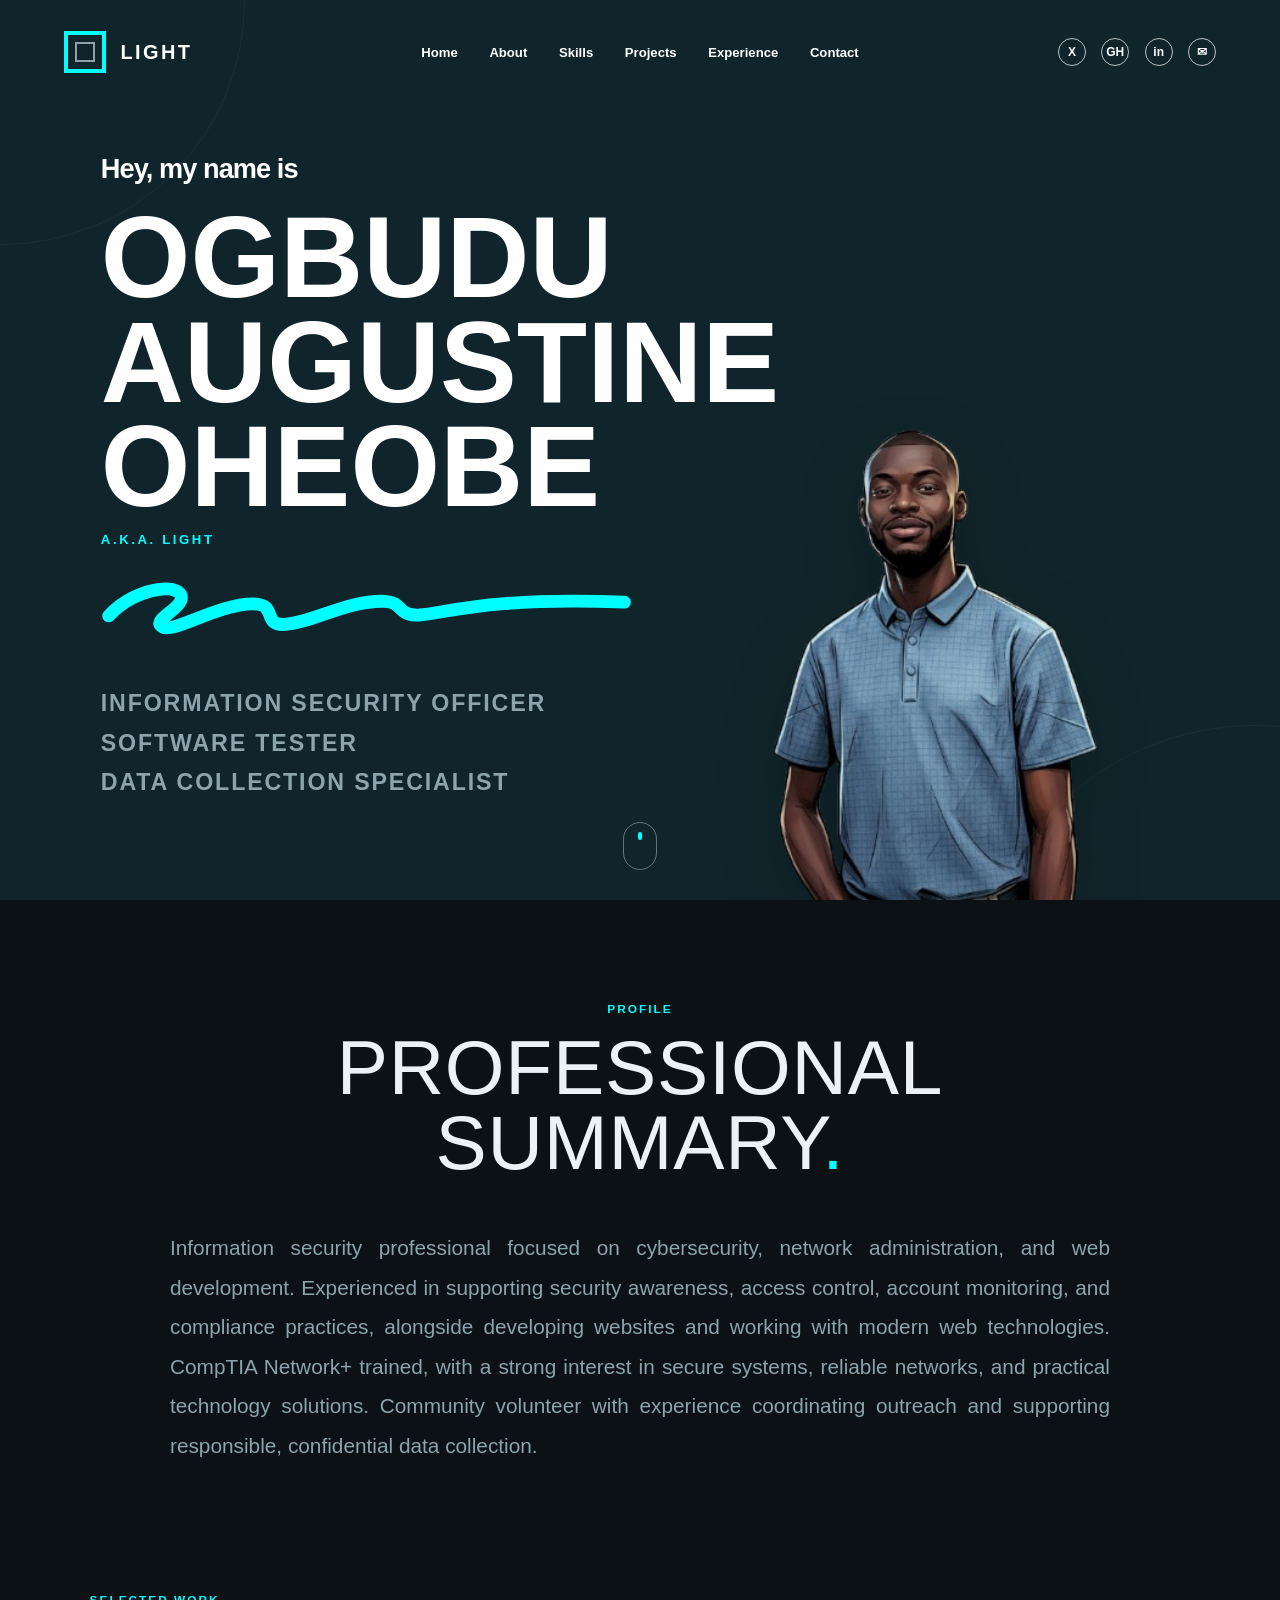
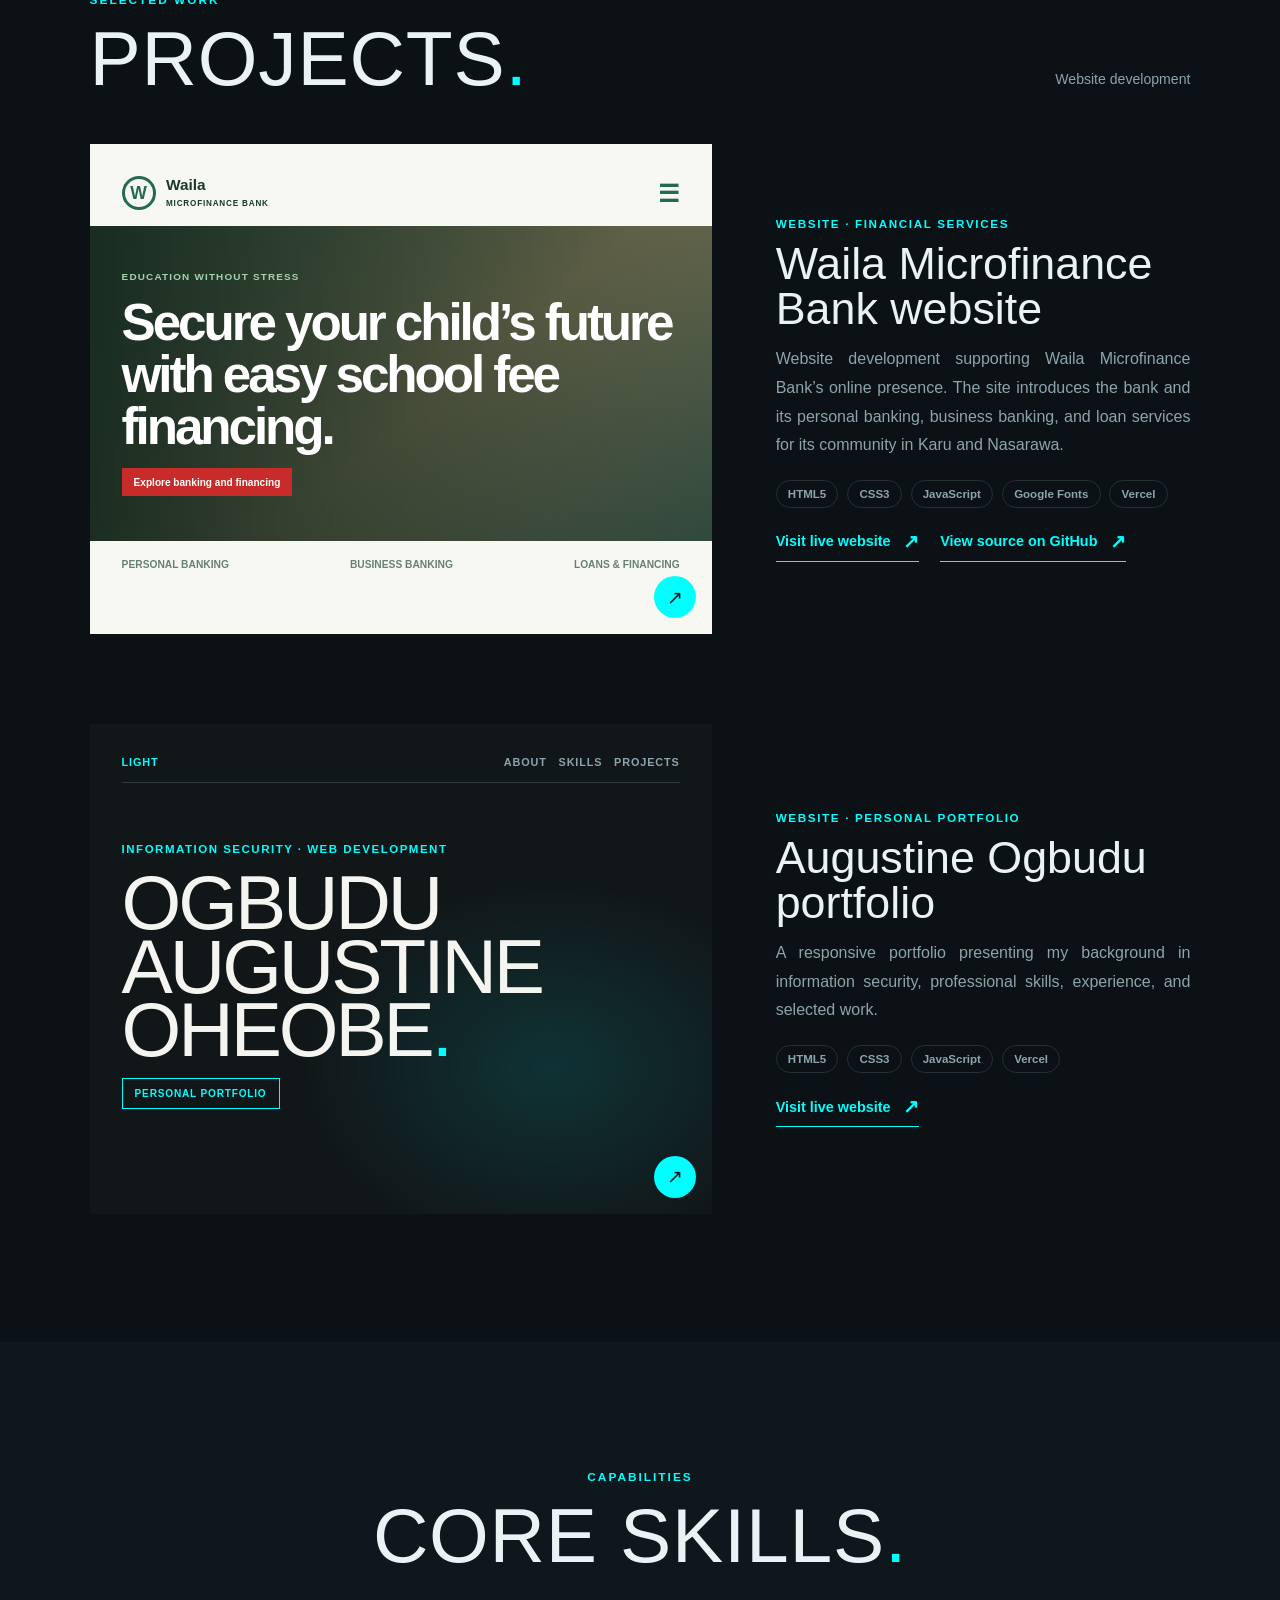
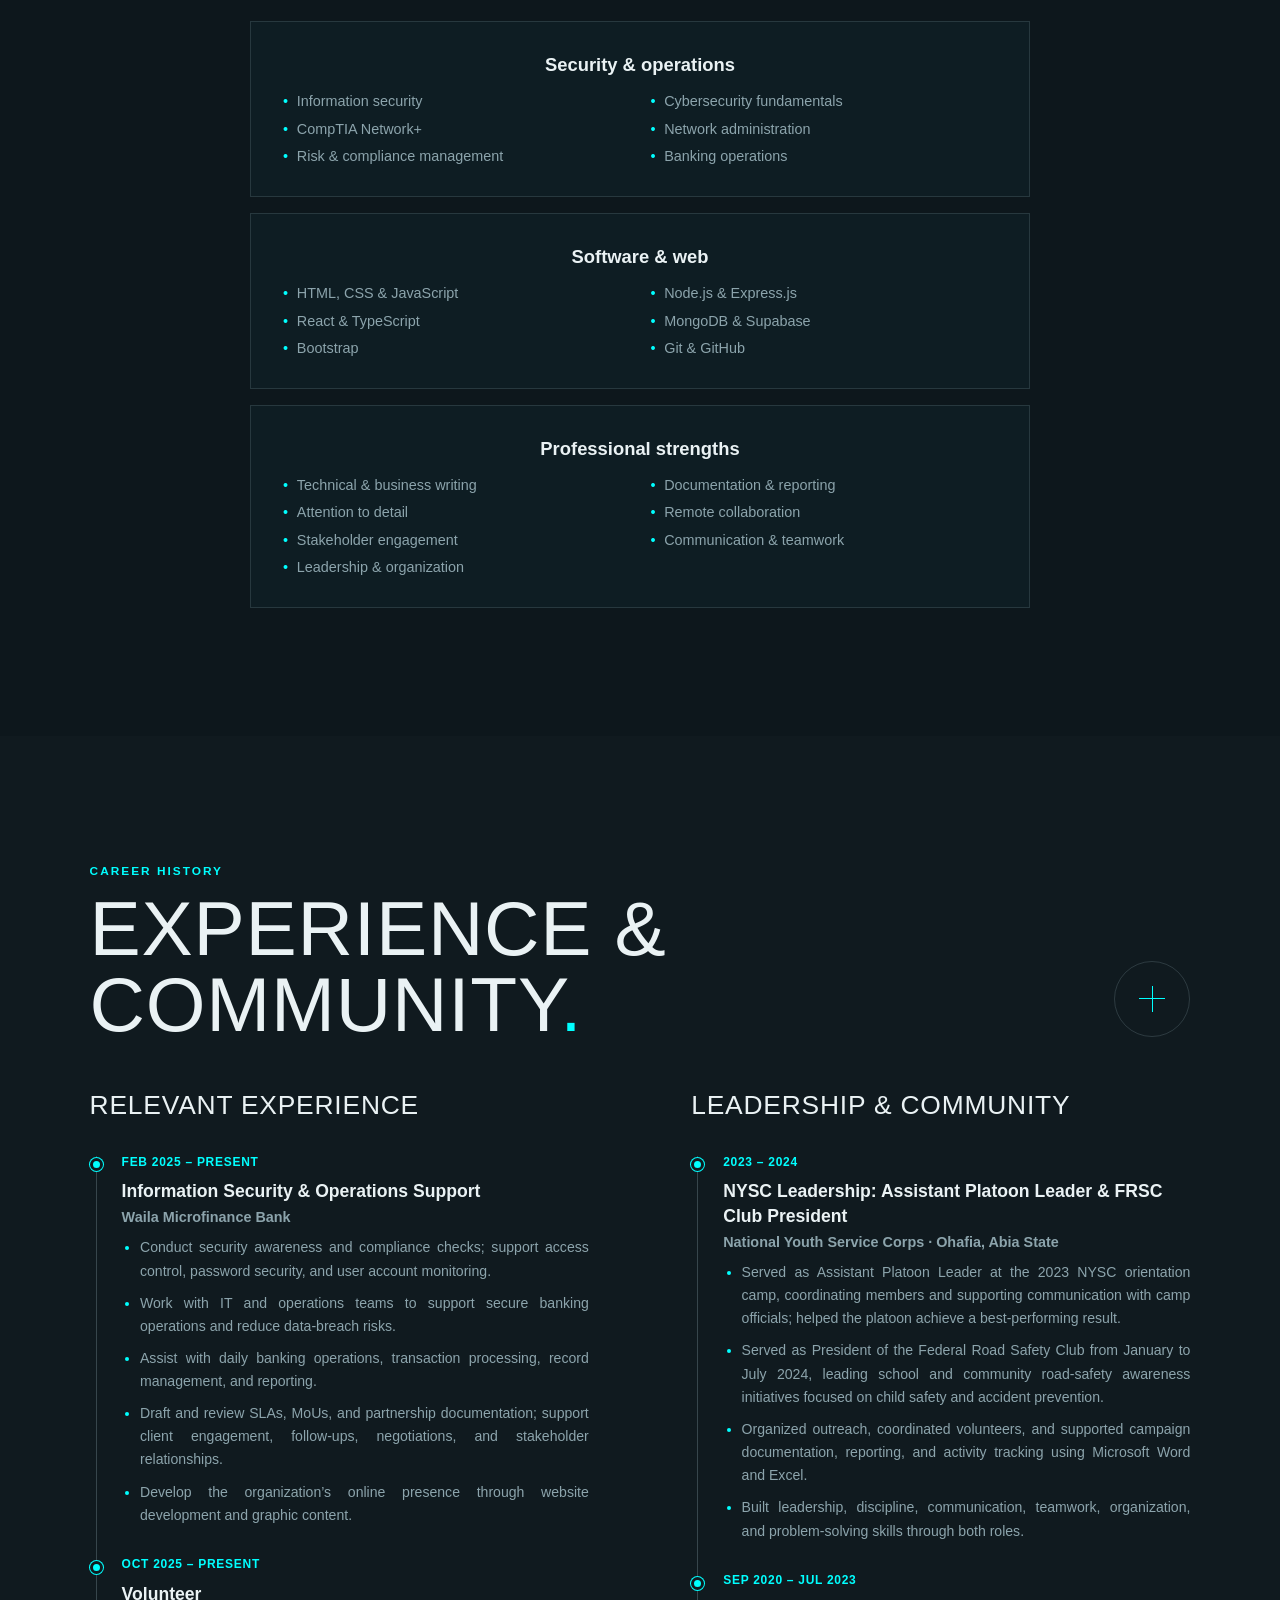
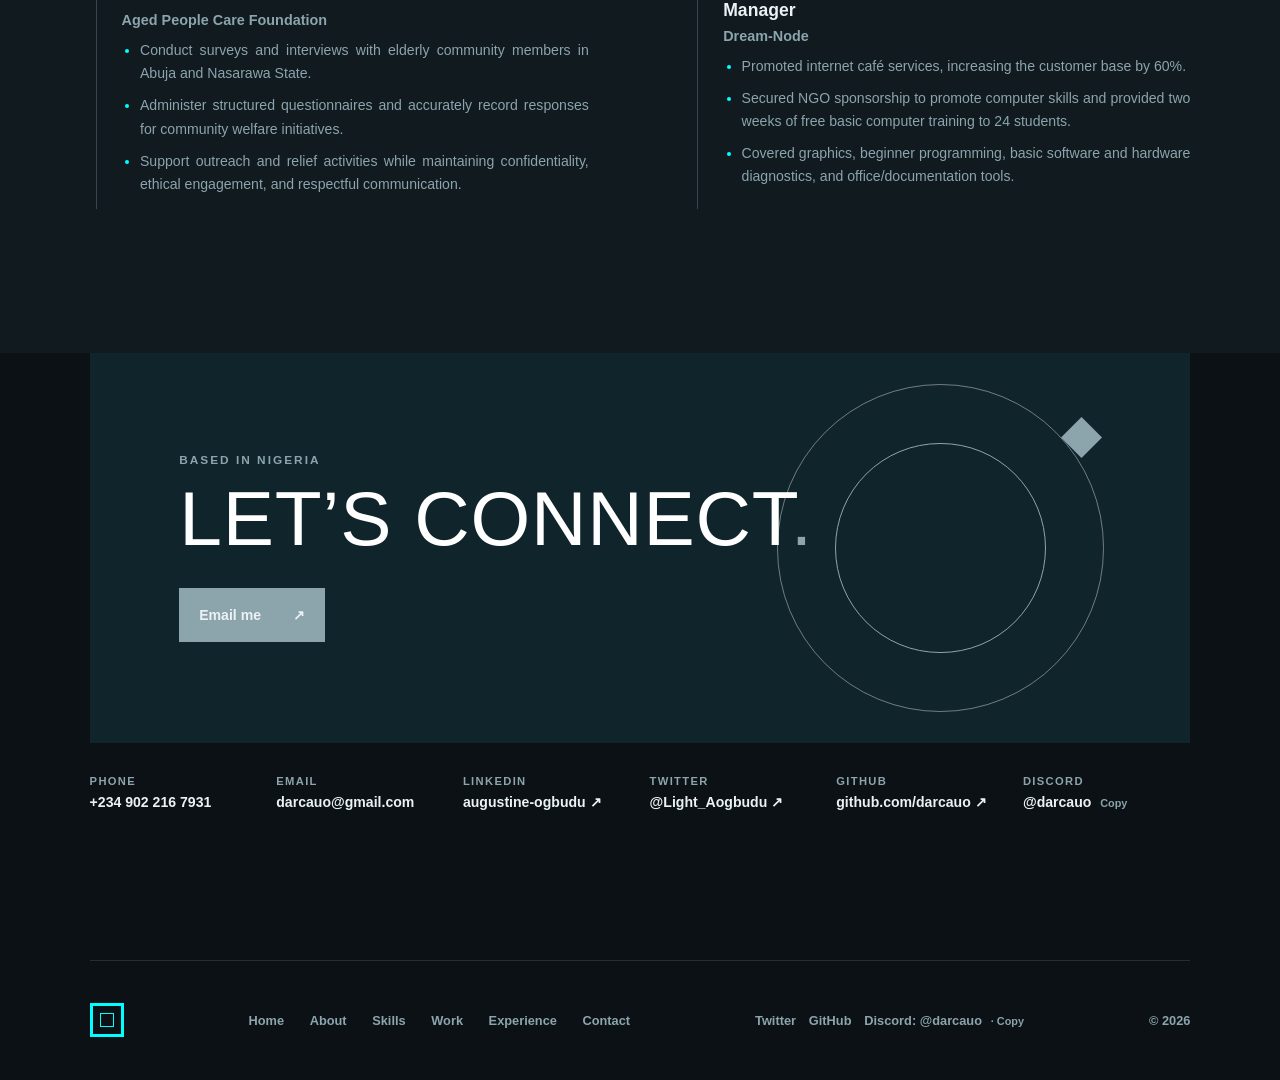
<file: index.html>
<!DOCTYPE html>
<html lang="en">
  <head>
    <meta charset="UTF-8" />
    <meta name="viewport" content="width=device-width, initial-scale=1.0" />
    <meta name="theme-color" content="#081318" />
    <meta name="description" content="Ogbudu Augustine Oheobe (Light) is an information security officer, software tester, and data collection specialist." />
    <title>Ogbudu Augustine Oheobe | Information Security</title>
    <link rel="icon" type="image/svg+xml" href="favicon.svg" />
    <link rel="stylesheet" href="styles.css" />
  </head>
  <body>
    <a class="skip-link" href="#main">Skip to content</a>
    <header class="site-header">
      <div class="header-left">
        <a class="brand" href="#home" aria-label="Portfolio home">
          <span class="brand-mark" aria-hidden="true"></span>
          <span class="brand-name">LIGHT</span>
        </a>
      </div>

      <nav class="site-menu" id="site-menu" aria-label="Main navigation">
        <a href="#home">Home</a>
        <a href="#about">About</a>
        <a href="#expertise">Skills</a>
        <a href="#work">Projects</a>
        <a href="#experience">Experience</a>
        <a href="#contact">Contact</a>
      </nav>
      <div class="header-socials" role="group" aria-label="Social profiles">
        <a href="https://twitter.com/Light_Aogbudu" target="_blank" rel="noopener noreferrer" aria-label="Twitter, Light_Aogbudu">X</a>
        <a href="https://github.com/darcauo" target="_blank" rel="noopener noreferrer" aria-label="GitHub, darcauo">GH</a>
        <a href="https://ng.linkedin.com/in/augustine-ogbudu" target="_blank" rel="noopener noreferrer" aria-label="LinkedIn">in</a>
        <a href="mailto:darcauo@gmail.com" aria-label="Email Augustine">✉</a>
      </div>
    </header>

    <main id="main">
      <section class="hero" id="home" aria-labelledby="hero-title">
        <div class="hero-content">
          <p class="hero-intro">Hey, my name is</p>
          <h1 class="hero-name" id="hero-title">
            <span>OGBUDU</span>
            <span>AUGUSTINE</span>
            <span>OHEOBE</span>
          </h1>
          <p class="hero-alias">A.K.A. LIGHT</p>
          <svg class="hero-scribble" viewBox="0 0 620 76" aria-hidden="true">
            <path d="M9 43c34-37 91-39 84-18-4 12-35 24-21 31 13 7 65-27 105-27 29 0 11 24 35 24 30 0 76-29 119-27 22 1 13 17 40 16 31-2 77-21 239-15" />
          </svg>
          <p class="hero-role">Information Security Officer<br />Software Tester<br />Data Collection Specialist</p>
        </div>
        <img class="hero-portrait" src="images/portfolio%20image.png" alt="Portrait illustration" />
        <a class="scroll-cue" href="#about" aria-label="Scroll to professional summary">
          <span></span>
        </a>
      </section>

      <section class="about-section section-wrap" id="about" aria-labelledby="about-title">
        <div class="section-heading">
          <div>
            <p class="section-kicker">Profile</p>
            <h2 id="about-title">Professional summary<span class="accent-dot">.</span></h2>
          </div>
        </div>
        <p class="professional-summary">
          Information security professional focused on cybersecurity, network administration, and web development. Experienced in supporting security awareness, access control, account monitoring, and compliance practices, alongside developing websites and working with modern web technologies. CompTIA Network+ trained, with a strong interest in secure systems, reliable networks, and practical technology solutions. Community volunteer with experience coordinating outreach and supporting responsible, confidential data collection.
        </p>
      </section>

      <section class="work-section section-wrap" id="work" aria-labelledby="work-title">
        <div class="section-heading">
          <div>
            <p class="section-kicker">Selected work</p>
            <h2 id="work-title">Projects<span class="accent-dot">.</span></h2>
          </div>
          <p class="section-aside">Website development</p>
        </div>
        <article class="featured-project">
          <a
            class="featured-project-visual"
            href="https://wailamfb.vercel.app/"
            target="_blank"
            rel="noopener noreferrer"
            aria-label="Visit the Waila Microfinance Bank website"
          >
            <div class="waila-preview">
              <div class="waila-preview-top"><span class="waila-preview-mark">W</span><span>Waila<br /><small>MICROFINANCE BANK</small></span><span class="waila-preview-menu">☰</span></div>
              <div class="waila-preview-hero">
                <span>EDUCATION WITHOUT STRESS</span>
                <strong>Secure your child’s future with easy school fee financing.</strong>
                <i>Explore banking and financing</i>
              </div>
              <div class="waila-preview-bottom"><span>PERSONAL BANKING</span><span>BUSINESS BANKING</span><span>LOANS &amp; FINANCING</span></div>
            </div>
            <span class="featured-project-open" aria-hidden="true">↗</span>
          </a>
          <div class="featured-project-copy">
            <div>
              <p class="project-label">Website · Financial services</p>
              <h3>Waila Microfinance Bank website</h3>
              <p>Website development supporting Waila Microfinance Bank’s online presence. The site introduces the bank and its personal banking, business banking, and loan services for its community in Karu and Nasarawa.</p>
              <ul class="tech-stack" aria-label="Project technology stack">
                <li>HTML5</li>
                <li>CSS3</li>
                <li>JavaScript</li>
                <li>Google Fonts</li>
                <li>Vercel</li>
              </ul>
            </div>
            <div class="project-actions">
              <a class="text-link" href="https://wailamfb.vercel.app/" target="_blank" rel="noopener noreferrer">Visit live website <span aria-hidden="true">↗</span></a>
              <a class="text-link" href="https://github.com/Darcauo/wailamfb" target="_blank" rel="noopener noreferrer">View source on GitHub <span aria-hidden="true">↗</span></a>
            </div>
          </div>
        </article>
        <article class="featured-project featured-project--secondary">
          <a
            class="featured-project-visual portfolio-project-visual"
            href="https://my-portfolio-2838.vercel.app/"
            target="_blank"
            rel="noopener noreferrer"
            aria-label="Visit Augustine Ogbudu’s portfolio website"
          >
            <div class="portfolio-preview" aria-hidden="true">
              <div class="portfolio-preview-nav"><span>LIGHT</span><span>ABOUT&nbsp;&nbsp; SKILLS&nbsp;&nbsp; PROJECTS</span></div>
              <div class="portfolio-preview-content">
                <span>INFORMATION SECURITY · WEB DEVELOPMENT</span>
                <strong>OGBUDU<br />AUGUSTINE<br />OHEOBE<span>.</span></strong>
                <i>PERSONAL PORTFOLIO</i>
              </div>
            </div>
            <span class="featured-project-open" aria-hidden="true">↗</span>
          </a>
          <div class="featured-project-copy">
            <div>
              <p class="project-label">Website · Personal portfolio</p>
              <h3>Augustine Ogbudu portfolio</h3>
              <p>A responsive portfolio presenting my background in information security, professional skills, experience, and selected work.</p>
              <ul class="tech-stack" aria-label="Project technology stack">
                <li>HTML5</li>
                <li>CSS3</li>
                <li>JavaScript</li>
                <li>Vercel</li>
              </ul>
            </div>
            <div class="project-actions">
              <a class="text-link" href="https://my-portfolio-2838.vercel.app/" target="_blank" rel="noopener noreferrer">Visit live website <span aria-hidden="true">↗</span></a>
            </div>
          </div>
        </article>
      </section>

      <section class="skills-section experience-section" id="expertise" aria-labelledby="skills-title">
        <div class="section-wrap">
          <div class="section-heading">
            <div>
              <p class="section-kicker">Capabilities</p>
              <h2 id="skills-title">Core skills<span class="accent-dot">.</span></h2>
            </div>
          </div>
          <div class="skills-grid">
            <article class="skill-card">
              <h3>Security &amp; operations</h3>
              <ul><li>Information security</li><li>Cybersecurity fundamentals</li><li>CompTIA Network+</li><li>Network administration</li><li>Risk &amp; compliance management</li><li>Banking operations</li></ul>
            </article>
            <article class="skill-card">
              <h3>Software &amp; web</h3>
              <ul><li>HTML, CSS &amp; JavaScript</li><li>Node.js &amp; Express.js</li><li>React &amp; TypeScript</li><li>MongoDB &amp; Supabase</li><li>Bootstrap</li><li>Git &amp; GitHub</li></ul>
            </article>
            <article class="skill-card">
              <h3>Professional strengths</h3>
              <ul><li>Technical &amp; business writing</li><li>Documentation &amp; reporting</li><li>Attention to detail</li><li>Remote collaboration</li><li>Stakeholder engagement</li><li>Communication &amp; teamwork</li><li>Leadership &amp; organization</li></ul>
            </article>
          </div>
        </div>
      </section>

      <section class="experience-section" id="experience" aria-labelledby="experience-title">
        <div class="section-wrap">
          <div class="section-heading">
            <div>
              <p class="section-kicker">Career history</p>
              <h2 id="experience-title">Experience &amp; community<span class="accent-dot">.</span></h2>
            </div>
            <span class="heading-mark" aria-hidden="true"></span>
          </div>
          <div class="timeline-grid">
            <div class="timeline-column">
              <h3 class="column-title">Relevant experience</h3>
              <article class="timeline-entry">
                <span class="timeline-point" aria-hidden="true"></span>
                <p class="timeline-date">Feb 2025 – Present</p>
                <div class="timeline-copy">
                  <h4>Information Security &amp; Operations Support</h4>
                  <p class="timeline-organization">Waila Microfinance Bank</p>
                  <ul>
                    <li>Conduct security awareness and compliance checks; support access control, password security, and user account monitoring.</li>
                    <li>Work with IT and operations teams to support secure banking operations and reduce data-breach risks.</li>
                    <li>Assist with daily banking operations, transaction processing, record management, and reporting.</li>
                    <li>Draft and review SLAs, MoUs, and partnership documentation; support client engagement, follow-ups, negotiations, and stakeholder relationships.</li>
                    <li>Develop the organization’s online presence through website development and graphic content.</li>
                  </ul>
                </div>
              </article>
              <article class="timeline-entry">
                <span class="timeline-point" aria-hidden="true"></span>
                <p class="timeline-date">Oct 2025 – Present</p>
                <div class="timeline-copy">
                  <h4>Volunteer</h4>
                  <p class="timeline-organization">Aged People Care Foundation</p>
                  <ul>
                    <li>Conduct surveys and interviews with elderly community members in Abuja and Nasarawa State.</li>
                    <li>Administer structured questionnaires and accurately record responses for community welfare initiatives.</li>
                    <li>Support outreach and relief activities while maintaining confidentiality, ethical engagement, and respectful communication.</li>
                  </ul>
                </div>
              </article>
            </div>
            <div class="timeline-column">
              <h3 class="column-title">Leadership &amp; community</h3>
              <article class="timeline-entry">
                <span class="timeline-point" aria-hidden="true"></span>
                <p class="timeline-date">2023 – 2024</p>
                <div class="timeline-copy">
                  <h4>NYSC Leadership: Assistant Platoon Leader &amp; FRSC Club President</h4>
                  <p class="timeline-organization">National Youth Service Corps · Ohafia, Abia State</p>
                  <ul>
                    <li>Served as Assistant Platoon Leader at the 2023 NYSC orientation camp, coordinating members and supporting communication with camp officials; helped the platoon achieve a best-performing result.</li>
                    <li>Served as President of the Federal Road Safety Club from January to July 2024, leading school and community road-safety awareness initiatives focused on child safety and accident prevention.</li>
                    <li>Organized outreach, coordinated volunteers, and supported campaign documentation, reporting, and activity tracking using Microsoft Word and Excel.</li>
                    <li>Built leadership, discipline, communication, teamwork, organization, and problem-solving skills through both roles.</li>
                  </ul>
                </div>
              </article>
              <article class="timeline-entry">
                <span class="timeline-point" aria-hidden="true"></span>
                <p class="timeline-date">Sep 2020 – Jul 2023</p>
                <div class="timeline-copy">
                  <h4>Manager</h4>
                  <p class="timeline-organization">Dream-Node</p>
                  <ul>
                    <li>Promoted internet café services, increasing the customer base by 60%.</li>
                    <li>Secured NGO sponsorship to promote computer skills and provided two weeks of free basic computer training to 24 students.</li>
                    <li>Covered graphics, beginner programming, basic software and hardware diagnostics, and office/documentation tools.</li>
                  </ul>
                </div>
              </article>
            </div>
          </div>
        </div>
      </section>

      <section class="contact-section section-wrap" id="contact" aria-labelledby="contact-title">
        <div class="contact-card">
          <div class="contact-copy">
            <p class="section-kicker">Based in Nigeria</p>
            <h2 id="contact-title">Let’s connect<span class="accent-dot">.</span></h2>
            <a class="contact-button" href="mailto:darcauo@gmail.com">Email me <span aria-hidden="true">↗</span></a>
          </div>
          <div class="contact-art" aria-hidden="true">
            <span class="contact-orbit contact-orbit--one"></span>
            <span class="contact-orbit contact-orbit--two"></span>
            <span class="contact-spark"></span>
          </div>
        </div>
        <div class="contact-details">
          <a href="tel:+2349022167931"><span>Phone</span>+234 902 216 7931</a>
          <a href="mailto:darcauo@gmail.com"><span>Email</span>darcauo@gmail.com</a>
          <a href="https://ng.linkedin.com/in/augustine-ogbudu" target="_blank" rel="noopener noreferrer"><span>LinkedIn</span>augustine-ogbudu ↗</a>
          <a href="https://twitter.com/Light_Aogbudu" target="_blank" rel="noopener noreferrer"><span>Twitter</span>@Light_Aogbudu ↗</a>
          <a href="https://github.com/darcauo" target="_blank" rel="noopener noreferrer"><span>GitHub</span>github.com/darcauo ↗</a>
          <div class="contact-detail">
            <span>Discord</span>
            <button class="discord-copy" type="button" data-discord-copy>
              <span class="discord-handle">@darcauo</span>
              <span aria-hidden="true">Copy</span>
            </button>
            <span class="copy-status" data-copy-status aria-live="polite"></span>
          </div>
        </div>
      </section>
    </main>

    <footer class="site-footer" id="footer">
      <a class="brand brand--footer" href="#home" aria-label="Back to top">
        <span class="brand-mark" aria-hidden="true"></span>
        <span class="brand-name" aria-hidden="true"></span>
      </a>
      <nav class="footer-nav" aria-label="Footer navigation">
        <a href="#home">Home</a>
        <a href="#about">About</a>
        <a href="#expertise">Skills</a>
        <a href="#work">Work</a>
        <a href="#experience">Experience</a>
        <a href="#contact">Contact</a>
      </nav>
      <div class="footer-socials">
        <a href="https://twitter.com/Light_Aogbudu" target="_blank" rel="noopener noreferrer">Twitter</a>
        <a href="https://github.com/darcauo" target="_blank" rel="noopener noreferrer">GitHub</a>
        <button class="discord-copy discord-copy--footer" type="button" data-discord-copy>
          Discord: @darcauo <span aria-hidden="true">· Copy</span>
        </button>
      </div>
      <p class="copyright">© <span id="year"></span></p>
    </footer>
    <script src="script.js"></script>
  </body>
</html>
</file>
<file: styles.css>
:root {
  color-scheme: dark;
  --teal: #00FFFF;
  --teal-deep: #10252b;
  --teal-dark: #081318;
  --yellow: #8ca4ac;
  --paper: #0b1115;
  --ink: #eaf2f4;
  --muted: #8ca4ac;
  --line: rgba(140, 164, 172, 0.2);
  --page-width: 1280px;
}

* {
  box-sizing: border-box;
}

html {
  scroll-behavior: smooth;
  scroll-padding-top: 6rem;
}

body {
  margin: 0;
  background: var(--paper);
  color: var(--ink);
  font-family: "Arial", "Helvetica Neue", sans-serif;
  -webkit-font-smoothing: antialiased;
}

button,
a {
  font: inherit;
}

a {
  color: inherit;
  text-decoration: none;
}

button {
  color: inherit;
}

.skip-link {
  position: fixed;
  z-index: 100;
  top: 1rem;
  left: 1rem;
  padding: 0.8rem 1rem;
  transform: translateY(-160%);
  background: var(--yellow);
  color: var(--ink);
  font-weight: 700;
}

.skip-link:focus {
  transform: translateY(0);
}

.site-header {
  position: absolute;
  z-index: 10;
  top: 0;
  left: 0;
  display: grid;
  grid-template-columns: 1fr auto 1fr;
  width: 100%;
  height: 104px;
  align-items: center;
  padding: 0 clamp(1.5rem, 5vw, 4.5rem);
  color: #fff;
}

.header-left {
  display: flex;
  align-items: center;
  gap: clamp(0.8rem, 2vw, 1.7rem);
  grid-column: 1;
}

.brand {
  display: inline-flex;
  min-width: 0;
  align-items: center;
  gap: 0.9rem;
}

.brand-mark {
  position: relative;
  display: block;
  width: 42px;
  height: 42px;
  flex: 0 0 auto;
  border: 4px solid var(--teal);
}

.brand-mark::after {
  position: absolute;
  inset: 7px;
  border: 2px solid var(--yellow);
  content: "";
}

.brand-name {
  display: block;
  color: #fff;
  font-size: 1.25rem;
  font-weight: 800;
  letter-spacing: 0.12em;
}

.header-socials {
  display: flex;
  align-items: center;
  justify-self: end;
  gap: clamp(0.5rem, 1.2vw, 1rem);
  grid-column: 3;
}

.header-socials a {
  display: grid;
  min-width: 28px;
  min-height: 28px;
  place-items: center;
  border: 1px solid rgba(255, 255, 255, 0.7);
  border-radius: 50%;
  color: #fff;
  font-size: 0.75rem;
  font-weight: 800;
  transition: background 160ms ease, color 160ms ease;
}

.header-socials a:hover {
  background: var(--teal);
  color: var(--teal-dark);
}

.site-menu {
  display: flex;
  align-items: center;
  justify-content: center;
  gap: clamp(0.2rem, 1.1vw, 1.1rem);
  grid-column: 2;
  white-space: nowrap;
}

.site-menu a {
  padding: 0.65rem 0.55rem;
  font-size: 0.82rem;
  font-weight: 700;
  transition: color 160ms ease;
}

.site-menu a:hover,
.site-menu a:focus-visible {
  color: var(--yellow);
}

.hero {
  position: relative;
  display: grid;
  min-height: min(900px, 100svh);
  min-height: max(700px, 100svh);
  place-items: center;
  overflow: hidden;
  padding: 116px 1.5rem 92px;
  background: var(--teal-deep);
  color: #fff;
  text-align: center;
}

.hero::before,
.hero::after {
  position: absolute;
  width: 38vw;
  height: 38vw;
  max-width: 560px;
  max-height: 560px;
  border: 1px solid rgba(255, 255, 255, 0.045);
  border-radius: 50%;
  content: "";
  pointer-events: none;
}

.hero::before {
  top: -27%;
  left: -19%;
}

.hero::after {
  right: -20%;
  bottom: -43%;
  width: 55vw;
  height: 55vw;
}

.hero-content {
  position: relative;
  z-index: 1;
  width: min(58%, 700px);
  margin-right: auto;
  margin-left: clamp(0rem, 6vw, 5rem);
  margin-top: 32px;
  text-align: left;
}

.hero-portrait {
  position: absolute;
  right: clamp(1.5rem, 8vw, 8rem);
  bottom: 0;
  z-index: 0;
  display: block;
  width: auto;
  height: min(78%, 760px);
  max-width: 42%;
  object-fit: contain;
  object-position: bottom;
  filter: drop-shadow(0 20px 30px rgba(0, 0, 0, 0.18));
}

.hero-intro {
  margin: 0 0 1.35rem;
  font-size: clamp(1.15rem, 2.2vw, 1.7rem);
  font-weight: 700;
  letter-spacing: -0.035em;
}

.hero-name {
  display: grid;
  gap: 0.03em;
  margin: 0;
  color: #fff;
  font-family: "ERODED PERSONAL USE", Impact, "Arial Narrow", sans-serif;
  font-size: clamp(4.5rem, 9vw, 7.5rem);
  font-stretch: condensed;
  font-weight: 800;
  letter-spacing: 0;
  line-height: 0.88;
  text-transform: uppercase;
}

.hero-name span {
  display: block;
  min-height: 0.84em;
}

.hero-alias {
  margin: 0.9rem 0 0;
  color: var(--teal);
  font-size: 0.82rem;
  font-weight: 800;
  letter-spacing: 0.2em;
}

.hero-scribble {
  display: block;
  width: min(76%, 620px);
  height: auto;
  margin: 2rem 0 2.5rem;
  overflow: visible;
}

.hero-scribble path {
  fill: none;
  stroke: var(--teal);
  stroke-linecap: round;
  stroke-linejoin: round;
  stroke-width: 15px;
}

.hero-role {
  display: inline-block;
  margin: 0;
  color: var(--muted);
  font-size: clamp(1rem, 2vw, 1.45rem);
  font-weight: 800;
  letter-spacing: 0.08em;
  line-height: 1.7;
  text-transform: uppercase;
}

.scroll-cue {
  position: absolute;
  bottom: 30px;
  left: 50%;
  display: grid;
  width: 34px;
  height: 48px;
  place-items: start center;
  padding-top: 9px;
  border: 1px solid rgba(255, 255, 255, 0.36);
  border-radius: 999px;
  transform: translateX(-50%);
}

.scroll-cue span {
  width: 4px;
  height: 8px;
  border-radius: 5px;
  background: var(--teal);
  animation: scroll-pulse 1.4s ease-in-out infinite;
}

@keyframes scroll-pulse {
  0%, 100% { transform: translateY(0); opacity: 1; }
  70% { transform: translateY(12px); opacity: 0.25; }
}

.section-wrap {
  width: min(var(--page-width), calc(100% - 2 * clamp(1.5rem, 7vw, 7rem)));
  margin-inline: auto;
}

.work-section {
  padding-block: clamp(5.5rem, 10vw, 9rem);
}

.about-section {
  padding-block: clamp(4.5rem, 8vw, 7rem) 0;
}

.about-section .section-heading {
  justify-content: center;
  text-align: center;
}

.professional-summary {
  max-width: 940px;
  margin: 0 auto;
  color: var(--muted);
  font-size: clamp(1.05rem, 1.8vw, 1.3rem);
  line-height: 1.9;
  text-align: justify;
  text-justify: inter-word;
}

.section-heading {
  display: flex;
  align-items: end;
  justify-content: space-between;
  gap: 2rem;
  margin-bottom: 3rem;
}

.section-kicker {
  margin: 0 0 0.85rem;
  color: var(--teal);
  font-size: 0.74rem;
  font-weight: 800;
  letter-spacing: 0.17em;
  text-transform: uppercase;
}

.section-heading h2 {
  max-width: 820px;
  margin: 0;
  font-family: "ERODED PERSONAL USE", Impact, "Arial Narrow", sans-serif;
  font-size: clamp(2.7rem, 6vw, 5rem);
  font-weight: 500;
  letter-spacing: 0.01em;
  line-height: 0.98;
  text-transform: uppercase;
}

.accent-dot {
  color: var(--teal);
}

.section-aside {
  max-width: 240px;
  margin: 0 0 0.35rem;
  color: var(--muted);
  font-size: 0.88rem;
  line-height: 1.6;
  text-align: right;
}

.featured-project {
  display: grid;
  grid-template-columns: 1.2fr 0.8fr;
  gap: clamp(1.5rem, 5vw, 4.5rem);
  align-items: center;
}

.featured-project-visual {
  position: relative;
  display: block;
  overflow: hidden;
  background: #e8e9e1;
}

.waila-preview {
  min-height: clamp(280px, 40vw, 490px);
  padding: clamp(1.1rem, 3vw, 2rem);
  background: #f8f8f3;
  color: #18382e;
  transition: transform 400ms ease;
}

.featured-project-visual:hover .waila-preview {
  transform: scale(1.025);
}

.featured-project--secondary {
  margin-top: clamp(3rem, 7vw, 6rem);
}

.portfolio-project-visual {
  background: #111719;
}

.portfolio-preview {
  min-height: clamp(280px, 40vw, 490px);
  padding: clamp(1.1rem, 3vw, 2rem);
  background:
    radial-gradient(ellipse at 74% 70%, rgba(0, 255, 255, 0.12), transparent 38%),
    #111719;
  color: #f4f5f1;
  transition: transform 400ms ease;
}

.portfolio-project-visual:hover .portfolio-preview {
  transform: scale(1.025);
}

.portfolio-preview-nav {
  display: flex;
  align-items: center;
  justify-content: space-between;
  gap: 0.8rem;
  padding-bottom: 0.9rem;
  border-bottom: 1px solid rgba(140, 164, 172, 0.25);
  color: #8ca4ac;
  font-size: clamp(0.48rem, 0.85vw, 0.68rem);
  font-weight: 800;
  letter-spacing: 0.08em;
}

.portfolio-preview-nav span:first-child {
  color: var(--teal);
}

.portfolio-preview-content {
  display: grid;
  min-height: clamp(220px, 32vw, 385px);
  align-content: center;
  justify-items: start;
  gap: 1rem;
}

.portfolio-preview-content > span {
  color: var(--teal);
  font-size: clamp(0.5rem, 0.9vw, 0.72rem);
  font-weight: 800;
  letter-spacing: 0.13em;
}

.portfolio-preview-content strong {
  font-family: "ERODED PERSONAL USE", Impact, "Arial Narrow", sans-serif;
  font-size: clamp(2.5rem, 6vw, 5.7rem);
  font-weight: 500;
  letter-spacing: -0.04em;
  line-height: 0.83;
}

.portfolio-preview-content strong span {
  color: var(--teal);
}

.portfolio-preview-content i {
  padding: 0.55rem 0.75rem;
  border: 1px solid var(--teal);
  color: var(--teal);
  font-size: 0.63rem;
  font-style: normal;
  font-weight: 800;
  letter-spacing: 0.08em;
}

.waila-preview-top {
  display: flex;
  align-items: center;
  gap: 0.65rem;
  font-size: clamp(0.7rem, 1.2vw, 1rem);
  font-weight: 800;
  line-height: 1.05;
}

.waila-preview-top small {
  font-size: 0.53em;
  letter-spacing: 0.1em;
}

.waila-preview-mark {
  display: grid;
  width: 34px;
  height: 34px;
  place-items: center;
  border: 3px solid #246b4e;
  border-radius: 50%;
  color: #246b4e;
  font-size: 1.1rem;
}

.waila-preview-menu {
  margin-left: auto;
  color: #246b4e;
  font-size: 1.5rem;
}

.waila-preview-hero {
  display: grid;
  min-height: clamp(180px, 27vw, 315px);
  align-content: center;
  justify-items: start;
  gap: 0.9rem;
  margin: 1rem calc(clamp(1.1rem, 3vw, 2rem) * -1) 0;
  padding: 1.6rem clamp(1.1rem, 3vw, 2rem);
  background:
    linear-gradient(90deg, rgba(18, 37, 28, 0.94), rgba(18, 37, 28, 0.54)),
    linear-gradient(140deg, #83a277, #d2b684 55%, #537466);
  color: #fff;
}

.waila-preview-hero > span {
  color: #a4d2ac;
  font-size: 0.62rem;
  font-weight: 800;
  letter-spacing: 0.12em;
}

.waila-preview-hero strong {
  max-width: 550px;
  font-size: clamp(1.5rem, 4vw, 3.2rem);
  letter-spacing: -0.06em;
  line-height: 1.02;
}

.waila-preview-hero i {
  padding: 0.55rem 0.75rem;
  background: #c72c2b;
  color: white;
  font-size: 0.63rem;
  font-style: normal;
  font-weight: 800;
}

.waila-preview-bottom {
  display: flex;
  justify-content: space-between;
  gap: 0.5rem;
  padding-top: 1.1rem;
  color: #668074;
  font-size: clamp(0.45rem, 0.8vw, 0.64rem);
  font-weight: 800;
}

.featured-project-open {
  position: absolute;
  right: 1rem;
  bottom: 1rem;
  display: grid;
  width: 42px;
  height: 42px;
  place-items: center;
  border-radius: 50%;
  background: var(--teal);
  color: var(--teal-dark);
  font-size: 1.2rem;
  transition: transform 180ms ease;
}

.featured-project-visual:hover .featured-project-open {
  transform: translate(2px, -2px);
}

.featured-project-copy {
  display: grid;
  align-content: center;
  justify-items: start;
  gap: 1.4rem;
}

.project-label {
  margin: 0 0 0.7rem;
  color: var(--teal);
  font-size: 0.73rem;
  font-weight: 800;
  letter-spacing: 0.14em;
  text-transform: uppercase;
}

.featured-project-copy h3 {
  margin: 0 0 0.9rem;
  font-family: "ERODED PERSONAL USE", Impact, "Arial Narrow", sans-serif;
  font-size: clamp(2rem, 3.5vw, 3.1rem);
  font-weight: 500;
  line-height: 1;
}

.featured-project-copy > div > p:not(.project-label) {
  max-width: 510px;
  margin: 0;
  color: var(--muted);
  font-size: 1rem;
  line-height: 1.8;
  text-align: justify;
  text-justify: inter-word;
}

.tech-stack {
  display: flex;
  flex-wrap: wrap;
  gap: 0.55rem;
  margin: 1.25rem 0 0;
  padding: 0;
  list-style: none;
}

.tech-stack li {
  padding: 0.42rem 0.7rem;
  border: 1px solid var(--line);
  border-radius: 999px;
  color: var(--muted);
  font-size: 0.72rem;
  font-weight: 700;
}

.project-actions {
  display: flex;
  flex-wrap: wrap;
  gap: 1.3rem;
}

.blank-copy {
  display: grid;
  width: min(100%, 340px);
  gap: 0.8rem;
}

.blank-line {
  display: block;
  width: 90%;
  height: 8px;
  border-radius: 10px;
  background: rgba(140, 164, 172, 0.2);
}

.blank-line--title {
  width: 72%;
  height: 13px;
  background: rgba(140, 164, 172, 0.34);
}

.blank-line--short {
  width: 34%;
}

.blank-line--medium {
  width: 60%;
}

.project-arrow {
  display: grid;
  width: 43px;
  height: 43px;
  flex: 0 0 auto;
  place-items: center;
  border: 1px solid var(--line);
  border-radius: 50%;
  font-size: 1.25rem;
  transition: color 180ms ease, background 180ms ease, border-color 180ms ease;
}

.project-link:hover .project-arrow,
.project-link:focus-visible .project-arrow {
  border-color: var(--teal);
  background: var(--teal);
  color: white;
}

.experience-section {
  padding-block: clamp(5.5rem, 10vw, 8rem);
  background: #101a1f;
}

.heading-mark {
  width: 76px;
  height: 76px;
  flex: 0 0 auto;
  margin-bottom: 0.3rem;
  border: 1px solid rgba(140, 164, 172, 0.24);
  border-radius: 50%;
}

.heading-mark::before,
.heading-mark::after {
  display: block;
  width: 26px;
  height: 1px;
  margin: 36px auto 0;
  background: var(--teal);
  content: "";
}

.heading-mark::after {
  width: 1px;
  height: 26px;
  margin-top: -13px;
}

.timeline-grid {
  display: grid;
  grid-template-columns: repeat(2, minmax(0, 1fr));
  gap: clamp(2rem, 8vw, 8rem);
}

.column-title {
  margin: 0 0 2rem;
  font-family: "ERODED PERSONAL USE", Impact, "Arial Narrow", sans-serif;
  font-size: 1.65rem;
  font-weight: 500;
  letter-spacing: 0.03em;
  text-transform: uppercase;
}

.timeline-column {
  position: relative;
}

.timeline-column::before {
  position: absolute;
  top: 4.1rem;
  bottom: 1rem;
  left: 6px;
  width: 1px;
  background: rgba(140, 164, 172, 0.32);
  content: "";
}

.timeline-entry {
  position: relative;
  display: grid;
  grid-template-columns: 1fr;
  gap: 0.65rem;
  padding: 0.1rem 0 2rem 2rem;
}

.timeline-date {
  margin: 0;
  color: var(--teal);
  font-size: 0.75rem;
  font-weight: 800;
  letter-spacing: 0.06em;
  text-transform: uppercase;
}

.timeline-copy {
  min-width: 0;
}

.timeline-copy h4 {
  margin: 0;
  color: var(--ink);
  font-size: 1.1rem;
  line-height: 1.4;
}

.timeline-organization {
  margin: 0.35rem 0 0.7rem;
  color: var(--muted);
  font-size: 0.9rem;
  font-weight: 700;
}

.timeline-copy ul {
  display: grid;
  gap: 0.55rem;
  margin: 0;
  padding-left: 1.15rem;
  color: var(--muted);
  font-size: 0.88rem;
  line-height: 1.65;
  text-align: justify;
  text-justify: inter-word;
}

.timeline-copy li::marker {
  color: var(--teal);
}

.skills-section {
  background: #0d171c;
}

.skills-section .section-heading {
  justify-content: center;
  text-align: center;
}

.skills-grid {
  display: grid;
  grid-template-columns: minmax(0, 780px);
  justify-content: center;
  gap: 1rem;
}

.skill-card {
  padding: clamp(1.35rem, 3vw, 2rem);
  border: 1px solid var(--line);
  background: rgba(16, 37, 43, 0.48);
}

.skill-card h3 {
  margin: 0 0 1.1rem;
  color: var(--ink);
  font-size: 1.15rem;
  text-align: center;
}

.skill-card ul {
  display: grid;
  grid-template-columns: repeat(2, minmax(0, 1fr));
  gap: 0.7rem 1.3rem;
  margin: 0;
  padding: 0;
  color: var(--muted);
  font-size: 0.9rem;
  list-style: none;
}

.skill-card li::before {
  margin-right: 0.55rem;
  color: var(--teal);
  content: "•";
}

.timeline-entry {
  padding: 0.1rem 0 1.8rem 2rem;
}

.timeline-point {
  position: absolute;
  top: 5px;
  left: 0;
  width: 13px;
  height: 13px;
  border: 3px solid #101a1f;
  border-radius: 50%;
  background: var(--teal);
  box-shadow: 0 0 0 1px var(--teal);
}

.services-section {
  padding-block: clamp(5.5rem, 10vw, 8rem);
}

.text-link {
  display: inline-flex;
  align-items: center;
  gap: 0.8rem;
  padding-bottom: 0.5rem;
  border-bottom: 1px solid var(--teal);
  color: var(--teal);
  font-size: 0.9rem;
  font-weight: 800;
}

.text-link span {
  font-size: 1.2rem;
  transition: transform 180ms ease;
}

.text-link:hover span {
  transform: translate(3px, -3px);
}

.service-grid {
  display: grid;
  grid-template-columns: repeat(3, minmax(0, 1fr));
  border-top: 1px solid var(--line);
  border-bottom: 1px solid var(--line);
}

.service-card {
  position: relative;
  min-height: 290px;
  padding: 2rem clamp(1.25rem, 3vw, 3rem) 2.3rem;
}

.service-card + .service-card {
  border-left: 1px solid var(--line);
}

.service-number {
  color: var(--teal);
  font-size: 0.78rem;
  font-weight: 800;
  letter-spacing: 0.1em;
}

.service-icon {
  position: absolute;
  top: 1.7rem;
  right: clamp(1.25rem, 3vw, 3rem);
  display: block;
  width: 45px;
  height: 45px;
  border: 1px solid var(--teal);
}

.service-icon--circle {
  border-radius: 50%;
}

.service-icon--square::after,
.service-icon--diamond::after {
  position: absolute;
  inset: 10px;
  border: 1px solid var(--yellow);
  content: "";
}

.service-icon--diamond {
  transform: rotate(45deg) scale(0.78);
}

.service-card .blank-copy {
  margin-top: 7rem;
}

.contact-section {
  padding-block: 0 clamp(5.5rem, 10vw, 9rem);
  overflow-x: clip;
}

.contact-card {
  position: relative;
  display: flex;
  min-height: 390px;
  align-items: center;
  justify-content: space-between;
  overflow: hidden;
  padding: clamp(2.5rem, 7vw, 6rem);
  background: var(--teal-deep);
  color: #fff;
}

.contact-copy {
  position: relative;
  z-index: 1;
}

.contact-copy .section-kicker {
  color: var(--yellow);
}

.contact-copy h2 {
  margin: 0 0 2rem;
  font-family: "ERODED PERSONAL USE", Impact, "Arial Narrow", sans-serif;
  font-size: clamp(2.7rem, 6vw, 5rem);
  font-weight: 500;
  letter-spacing: 0.01em;
  line-height: 0.98;
  text-transform: uppercase;
}

.contact-copy .accent-dot {
  color: var(--yellow);
}

.contact-button {
  display: inline-flex;
  min-height: 54px;
  align-items: center;
  gap: 2rem;
  padding: 0.8rem 1.25rem;
  background: var(--yellow);
  color: var(--ink);
  font-size: 0.88rem;
  font-weight: 800;
  transition: gap 180ms ease, background 180ms ease;
}

.contact-button:hover,
.contact-button:focus-visible {
  gap: 2.7rem;
  background: #b2c3c8;
}

.contact-art {
  position: absolute;
  top: 50%;
  right: 5%;
  width: min(39%, 390px);
  aspect-ratio: 1;
  transform: translateY(-50%);
}

.contact-orbit {
  position: absolute;
  inset: 8%;
  border: 1px solid rgba(255, 255, 255, 0.4);
  border-radius: 50%;
}

.contact-orbit--two {
  inset: 23%;
  border-color: var(--yellow);
}

.contact-spark {
  position: absolute;
  top: 18%;
  right: 10%;
  width: 29px;
  height: 29px;
  background: var(--yellow);
  transform: rotate(45deg);
}

.contact-details {
  display: grid;
  grid-template-columns: repeat(6, minmax(0, 1fr));
  gap: 1.2rem;
  padding-top: 2rem;
}

.contact-details a,
.contact-detail {
  min-width: 0;
  margin: 0;
  color: var(--ink);
  font-size: 0.88rem;
  font-weight: 700;
  overflow-wrap: anywhere;
}

.contact-details a:hover {
  color: var(--teal);
}

.contact-details > a > span,
.contact-detail > span:first-child {
  display: block;
  margin-bottom: 0.45rem;
  color: var(--muted);
  font-size: 0.7rem;
  letter-spacing: 0.12em;
  text-transform: uppercase;
}

.discord-copy {
  display: inline-flex;
  align-items: baseline;
  gap: 0.55rem;
  padding: 0;
  border: 0;
  background: transparent;
  color: var(--ink);
  cursor: pointer;
  font-size: inherit;
  font-weight: inherit;
  text-align: left;
}

.discord-copy:hover,
.discord-copy:focus-visible {
  color: var(--teal);
}

.discord-handle {
  margin: 0;
  color: inherit;
  font-size: inherit;
  font-weight: inherit;
  letter-spacing: normal;
  text-transform: none;
}

.discord-copy > span:last-child {
  color: var(--muted);
  font-size: 0.68rem;
  font-weight: 600;
}

.copy-status {
  display: block;
  min-height: 1rem;
  margin-top: 0.35rem;
  color: var(--teal);
  font-size: 0.7rem;
}

.site-footer {
  display: flex;
  width: min(var(--page-width), calc(100% - 2 * clamp(1.5rem, 7vw, 7rem)));
  min-height: 120px;
  align-items: center;
  justify-content: space-between;
  gap: 2rem;
  margin-inline: auto;
  border-top: 1px solid var(--line);
}

.brand--footer {
  min-width: auto;
}

.brand--footer .brand-mark {
  width: 34px;
  height: 34px;
  border-width: 3px;
  border-color: var(--teal);
}

.brand--footer .brand-mark::after {
  border: 1px solid var(--teal);
}

.brand--footer .brand-name {
  display: none;
}

.footer-nav {
  display: flex;
  flex-wrap: wrap;
  gap: clamp(0.9rem, 2vw, 2rem);
}

.footer-nav a,
.footer-socials,
.copyright {
  color: var(--muted);
  font-size: 0.8rem;
  font-weight: 700;
}

.footer-socials {
  display: flex;
  flex-wrap: wrap;
  gap: 0.8rem;
}

.footer-socials a:hover {
  color: var(--teal);
}

.discord-copy--footer {
  color: var(--muted);
  font-size: 0.8rem;
}

.footer-nav a:hover,
.footer-nav a:focus-visible {
  color: var(--teal);
}

.copyright {
  margin: 0;
}

:focus-visible {
  outline: 3px solid var(--teal);
  outline-offset: 4px;
}

@media (max-width: 760px) {
  .site-header {
    display: grid;
    grid-template-columns: 1fr 1fr;
    grid-template-rows: 42px auto;
    height: 112px;
    align-content: start;
    justify-content: initial;
    gap: 0.6rem 0;
    padding: 0.8rem 1.25rem;
  }

  .header-left {
    min-width: 0;
    justify-content: flex-start;
    gap: 0.8rem;
    grid-column: 1;
    grid-row: 1;
  }

  .brand-mark {
    width: 36px;
    height: 36px;
    border-width: 3px;
  }

  .brand-mark::after {
    inset: 6px;
    border-width: 1px;
  }

  .brand-name {
    font-size: 1rem;
  }

  .header-socials {
    gap: 0.45rem;
    grid-column: 2;
    grid-row: 1;
  }

  .header-socials a {
    min-width: 24px;
    min-height: 24px;
    font-size: 0.68rem;
  }

  .site-menu {
    width: 100%;
    flex-wrap: wrap;
    gap: 0.05rem 0.15rem;
    padding: 0;
    grid-column: 1 / -1;
    grid-row: 2;
  }

  .site-menu a {
    padding: 0.45rem 0.5rem;
    font-size: 0.7rem;
  }

  .hero {
    min-height: max(690px, 100svh);
    padding-inline: 1rem;
  }

  .hero-content {
    width: min(100%, 650px);
    margin-right: auto;
    margin-left: auto;
    margin-top: 0;
    text-align: center;
  }

  .hero-portrait {
    right: 1%;
    height: 54%;
    max-width: 62%;
    opacity: 0.94;
  }

  .hero-scribble {
    margin-inline: auto;
  }

  .hero-role {
    margin-inline: auto;
  }

  .hero-name {
    font-size: clamp(3.5rem, 12.5vw, 6rem);
  }

  .hero-alias {
    margin-top: 0.65rem;
  }

  .hero-scribble {
    width: 88%;
    margin-block: 1.6rem 2rem;
  }

  .section-wrap {
    width: calc(100% - 2.5rem);
  }

  .section-heading {
    display: grid;
    align-items: start;
    margin-bottom: 2rem;
  }

  .about-section .section-heading,
  .skills-section .section-heading {
    justify-items: center;
    text-align: center;
  }

  .section-aside {
    max-width: 100%;
    margin: -1rem 0 0;
    text-align: left;
  }

  .section-heading h2 {
    font-size: clamp(2.5rem, 10vw, 4rem);
  }

  .featured-project {
    grid-template-columns: 1fr;
    gap: 1.5rem;
  }

  .waila-preview-bottom {
    flex-wrap: wrap;
  }

  .timeline-grid {
    grid-template-columns: 1fr;
    gap: 3rem;
  }

  .skill-card ul {
    grid-template-columns: 1fr;
  }

  .service-grid {
    grid-template-columns: 1fr;
  }

  .service-card {
    min-height: 235px;
  }

  .service-card + .service-card {
    border-top: 1px solid var(--line);
    border-left: 0;
  }

  .contact-section {
    width: 100%;
    padding-bottom: 0;
  }

  .contact-card {
    min-height: 420px;
    padding: 3rem 1.5rem;
  }

  .contact-details {
    grid-template-columns: repeat(2, minmax(0, 1fr));
    gap: 1.2rem 0.8rem;
    padding: 1.5rem 1.25rem 2rem;
  }

  .contact-art {
    top: auto;
    right: -9%;
    bottom: -24%;
    width: 63%;
    transform: none;
  }

  .site-footer {
    width: calc(100% - 2.5rem);
    min-height: 0;
    flex-wrap: wrap;
    padding-block: 1.6rem;
  }

  .footer-nav {
    order: 3;
    width: 100%;
    gap: 0.75rem 1.1rem;
  }

  .footer-socials {
    order: 4;
    width: 100%;
  }

  .footer-nav a {
    font-size: 0.73rem;
  }
}

@media (min-width: 761px) and (max-width: 1100px) {
  .site-header {
    display: grid;
    grid-template-columns: 1fr 1fr;
    grid-template-rows: 42px auto;
    height: 112px;
    align-content: start;
    gap: 0.55rem 0;
    padding: 0.8rem 1.5rem;
  }

  .header-left {
    justify-content: flex-start;
    gap: 1rem;
    grid-column: 1;
    grid-row: 1;
  }

  .header-socials {
    grid-column: 2;
    grid-row: 1;
  }

  .site-menu {
    width: 100%;
    flex-wrap: wrap;
    gap: 0.15rem 0.7rem;
    grid-column: 1 / -1;
    grid-row: 2;
  }
}

@media (max-width: 420px) {
  .site-header {
    padding-inline: 0.75rem;
  }

  .header-left {
    gap: 0.5rem;
    grid-column: 1;
  }

  .brand-mark {
    width: 32px;
    height: 32px;
  }

  .brand-name {
    font-size: 0.88rem;
  }

  .header-socials {
    gap: 0.3rem;
    grid-column: 2;
  }

  .header-socials a {
    min-width: 21px;
    min-height: 21px;
    font-size: 0.58rem;
  }

  .site-menu a {
    padding-inline: 0.38rem;
    font-size: 0.65rem;
  }

  .hero-name {
    font-size: 12.5vw;
  }

  .heading-mark {
    width: 46px;
    height: 46px;
  }

  .heading-mark::before {
    width: 20px;
    margin-top: 22px;
  }

  .heading-mark::after {
    height: 18px;
    margin-top: -9px;
  }
}

@media (prefers-reduced-motion: reduce) {
  html {
    scroll-behavior: auto;
  }

  *,
  *::before,
  *::after {
    animation-duration: 0.01ms !important;
    animation-iteration-count: 1 !important;
    transition-duration: 0.01ms !important;
  }
}
</file>
